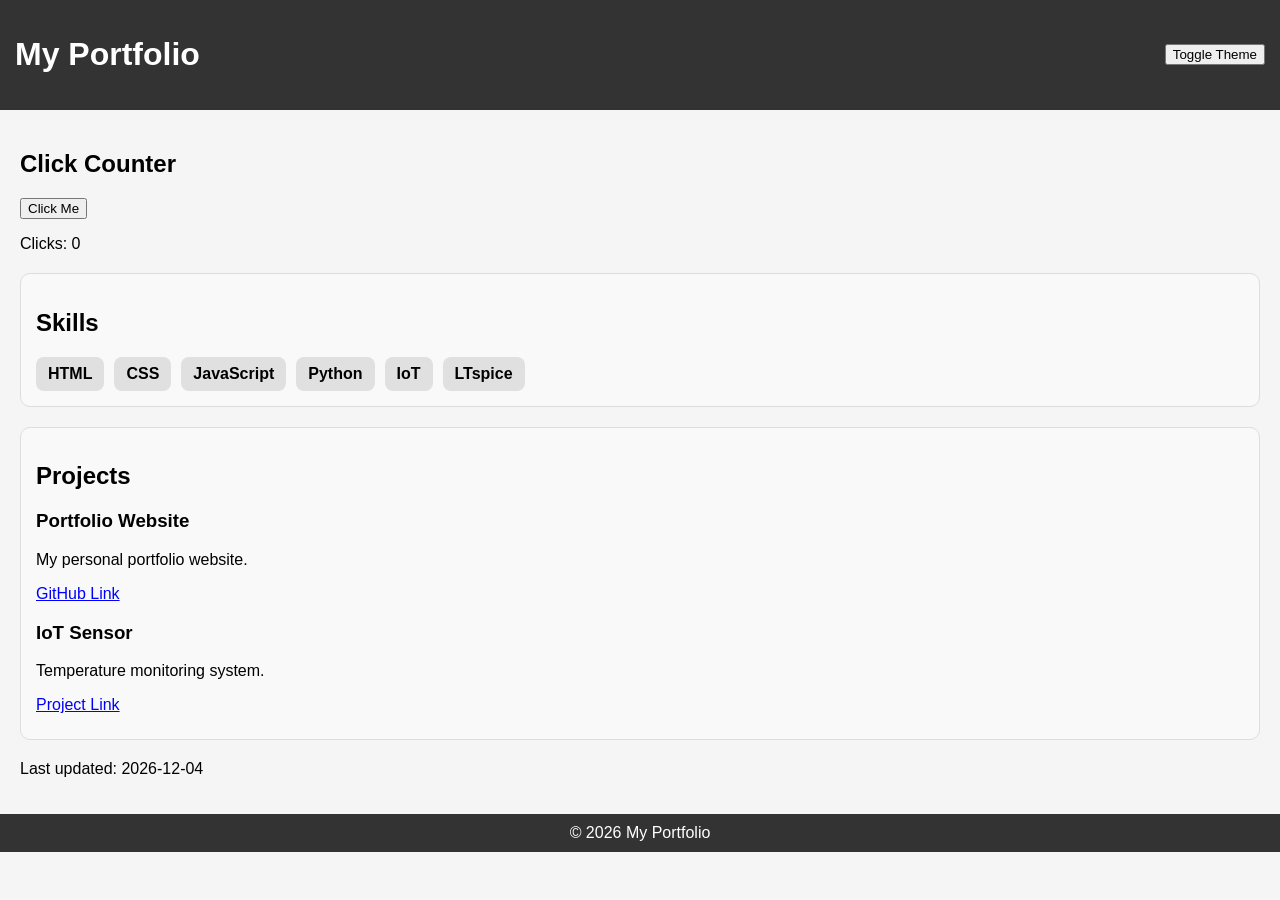
<file: Lecture-05/index.html>
<!DOCTYPE html>
<html lang="en">
<head>
    <meta charset="UTF-8">
    <title>Lecture 05 Portfolio</title>
    <link rel="stylesheet" href="style.css">
</head>
<body>
    <!-- Header -->
    <header>
        <h1>My Portfolio</h1>
        <button id="btnToggleTheme">Toggle Theme</button>
    </header>

    <!-- Main content -->
    <main>
        <!-- Click Counter -->
        <section>
            <h2>Click Counter</h2>
            <button id="clickBtn">Click Me</button>
            <p>Clicks: <span id="clickCount">0</span></p>
        </section>

        <!-- Skills -->
        <section class="card" id="skills">
            <h2>Skills</h2>
            <div class="skills-list">
                <div class="skill">HTML</div>
                <div class="skill">CSS</div>
                <div class="skill">JavaScript</div>
                <div class="skill">Python</div>
                <div class="skill">IoT</div>
                <div class="skill">LTspice</div>
            </div>
        </section>

        <!-- Projects -->
        <section class="card" id="projects">
            <h2>Projects</h2>
            <div class="project">
                <h3>Portfolio Website</h3>
                <p>My personal portfolio website.</p>
                <a href="#">GitHub Link</a>
            </div>
            <div class="project">
                <h3>IoT Sensor</h3>
                <p>Temperature monitoring system.</p>
                <a href="#">Project Link</a>
            </div>
        </section>

        <!-- Last Updated -->
        <p id="lastUpdated"></p>
    </main>

    <!-- Footer -->
    <footer>
        &copy; 2026 My Portfolio
    </footer>

    <!-- JS -->
    <script src="script.js"></script>
</body>
</html>
</file>
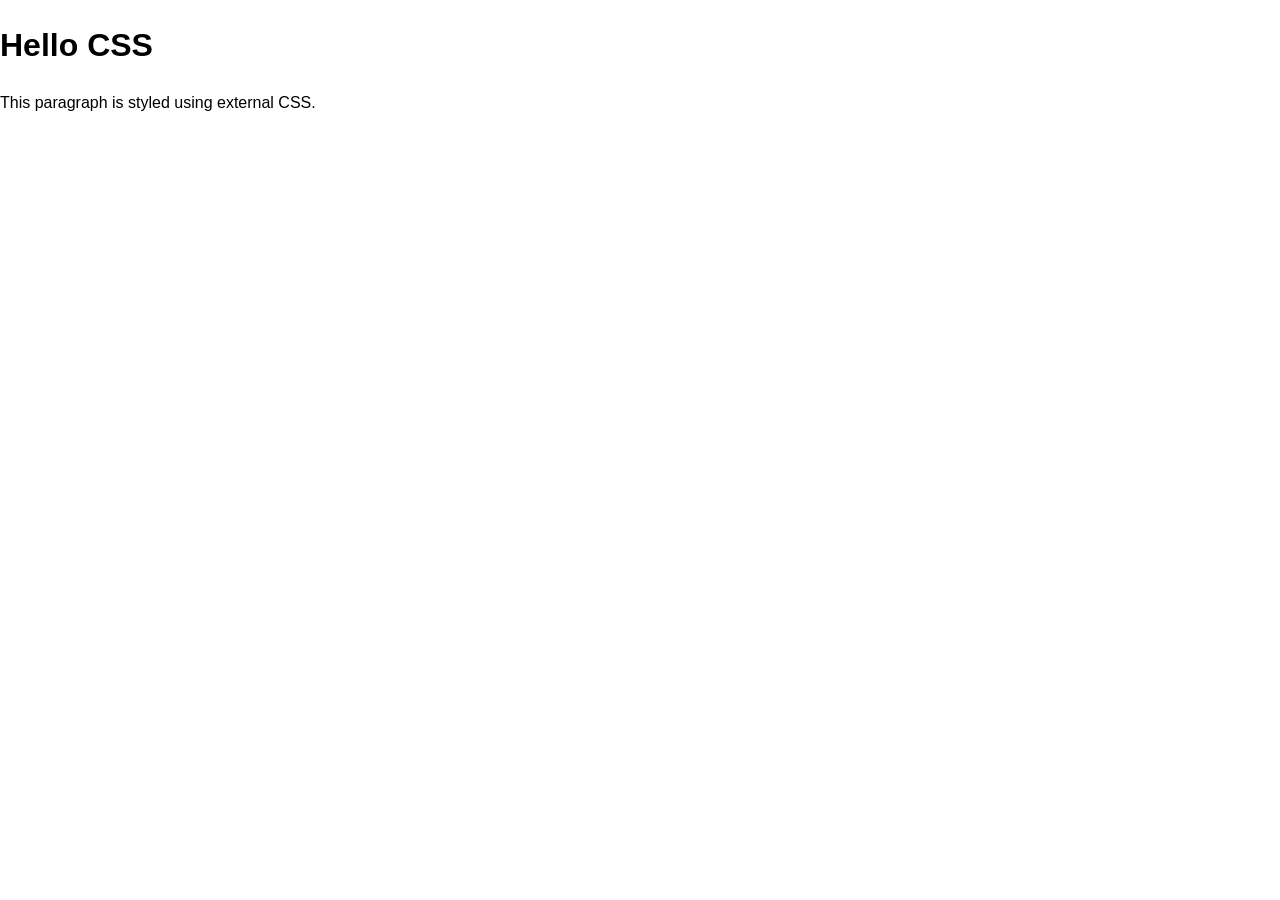
<file: demo.html>
<!DOCTYPE html>
<html>
<head>
  <meta charset="UTF-8">
  <title>CSS Intro Demo</title>
  <link rel="stylesheet" href="lecture.css">
</head>
<body>
  <h1>Hello CSS</h1>
  <p>This paragraph is styled using external CSS.</p>
</body>
</html>
</file>
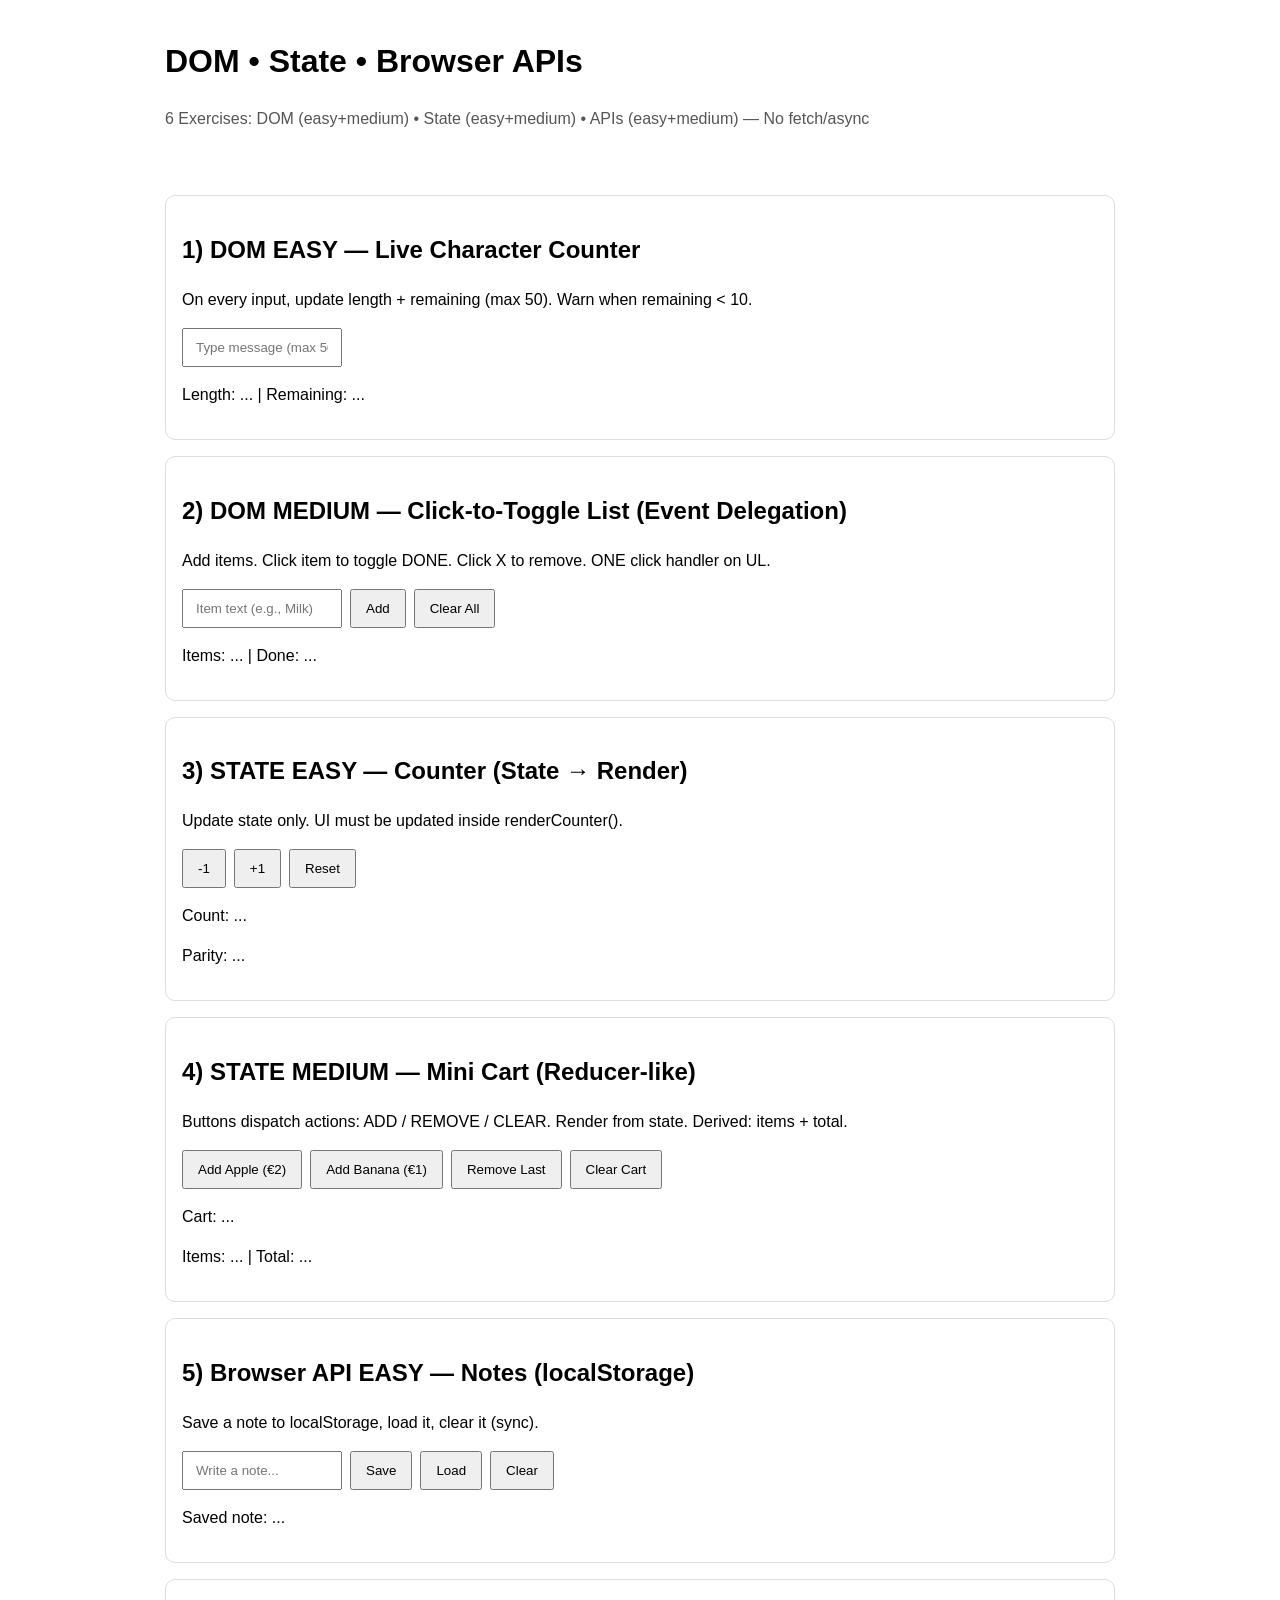
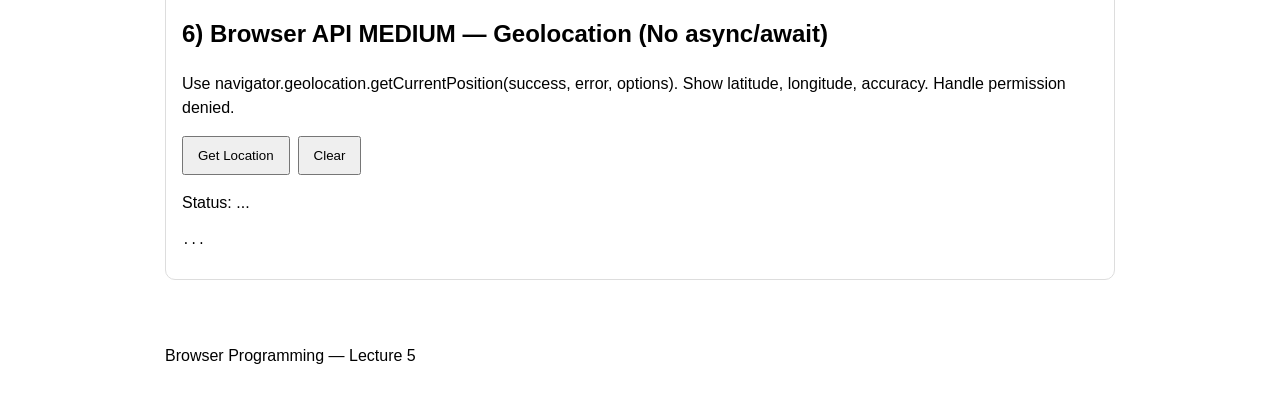
<file: exercises/exercise.html>
<!DOCTYPE html>
<html lang="en">
<head>
  <meta charset="UTF-8" />
  <meta name="viewport" content="width=device-width, initial-scale=1.0" />
  <title>L05 — DOM • State • Browser APIs (Teacher)</title>
  <link rel="stylesheet" href="exercise.css" />
</head>

<body>
  <header class="container">
    <h1>DOM • State • Browser APIs</h1>
    <p class="subtitle">6 Exercises: DOM (easy+medium) • State (easy+medium) • APIs (easy+medium) — No fetch/async</p>
  </header>

  <main class="container">

    <!-- 1) DOM EASY -->
    <section class="card">
      <h2>1) DOM EASY — Live Character Counter</h2>
      <p class="hint">On every input, update length + remaining (max 50). Warn when remaining &lt; 10.</p>
      <div class="row">
        <input id="msgInput" type="text" placeholder="Type message (max 50 chars)" />
      </div>
      <p id="msgStats">Length: ... | Remaining: ...</p>
    </section>

    <!-- 2) DOM MEDIUM -->
    <section class="card">
      <h2>2) DOM MEDIUM — Click-to-Toggle List (Event Delegation)</h2>
      <p class="hint">Add items. Click item to toggle DONE. Click X to remove. ONE click handler on UL.</p>
      <div class="row">
        <input id="itemInput" type="text" placeholder="Item text (e.g., Milk)" />
        <button id="btnAddItem">Add</button>
        <button id="btnClearItems">Clear All</button>
      </div>
      <ul id="itemList"></ul>
      <p id="listStats">Items: ... | Done: ...</p>
    </section>

    <!-- 3) STATE EASY -->
    <section class="card">
      <h2>3) STATE EASY — Counter (State → Render)</h2>
      <p class="hint">Update state only. UI must be updated inside renderCounter().</p>
      <div class="row">
        <button id="btnMinus">-1</button>
        <button id="btnPlus">+1</button>
        <button id="btnZero">Reset</button>
      </div>
      <p id="countOut">Count: ...</p>
      <p id="parityOut">Parity: ...</p>
    </section>

    <!-- 4) STATE MEDIUM -->
    <section class="card">
      <h2>4) STATE MEDIUM — Mini Cart (Reducer-like)</h2>
      <p class="hint">Buttons dispatch actions: ADD / REMOVE / CLEAR. Render from state. Derived: items + total.</p>
      <div class="row">
        <button id="btnAddApple">Add Apple (€2)</button>
        <button id="btnAddBanana">Add Banana (€1)</button>
        <button id="btnRemoveLast">Remove Last</button>
        <button id="btnCartClear">Clear Cart</button>
      </div>
      <p id="cartOut">Cart: ...</p>
      <p id="cartTotals">Items: ... | Total: ...</p>
    </section>

    <!-- 5) API EASY (localStorage) -->
    <section class="card">
      <h2>5) Browser API EASY — Notes (localStorage)</h2>
      <p class="hint">Save a note to localStorage, load it, clear it (sync).</p>
      <div class="row">
        <input id="noteInput" type="text" placeholder="Write a note..." />
        <button id="btnSaveNote">Save</button>
        <button id="btnLoadNote">Load</button>
        <button id="btnClearNote">Clear</button>
      </div>
      <p id="noteOut">Saved note: ...</p>
    </section>

    <!-- 6) API MEDIUM (Geolocation, callback) -->
    <section class="card">
      <h2>6) Browser API MEDIUM — Geolocation (No async/await)</h2>
      <p class="hint">
        Use navigator.geolocation.getCurrentPosition(success, error, options).
        Show latitude, longitude, accuracy. Handle permission denied.
      </p>
      <div class="row">
        <button id="btnGetLocation">Get Location</button>
        <button id="btnClearLocation">Clear</button>
      </div>
      <p id="geoStatus">Status: ...</p>
      <pre id="geoOut">...</pre>
    </section>

  </main>

  <footer class="container">
    <p>Browser Programming — Lecture 5</p>
  </footer>

  <script src="exercise.js"></script>
</body>
</html>
</file>
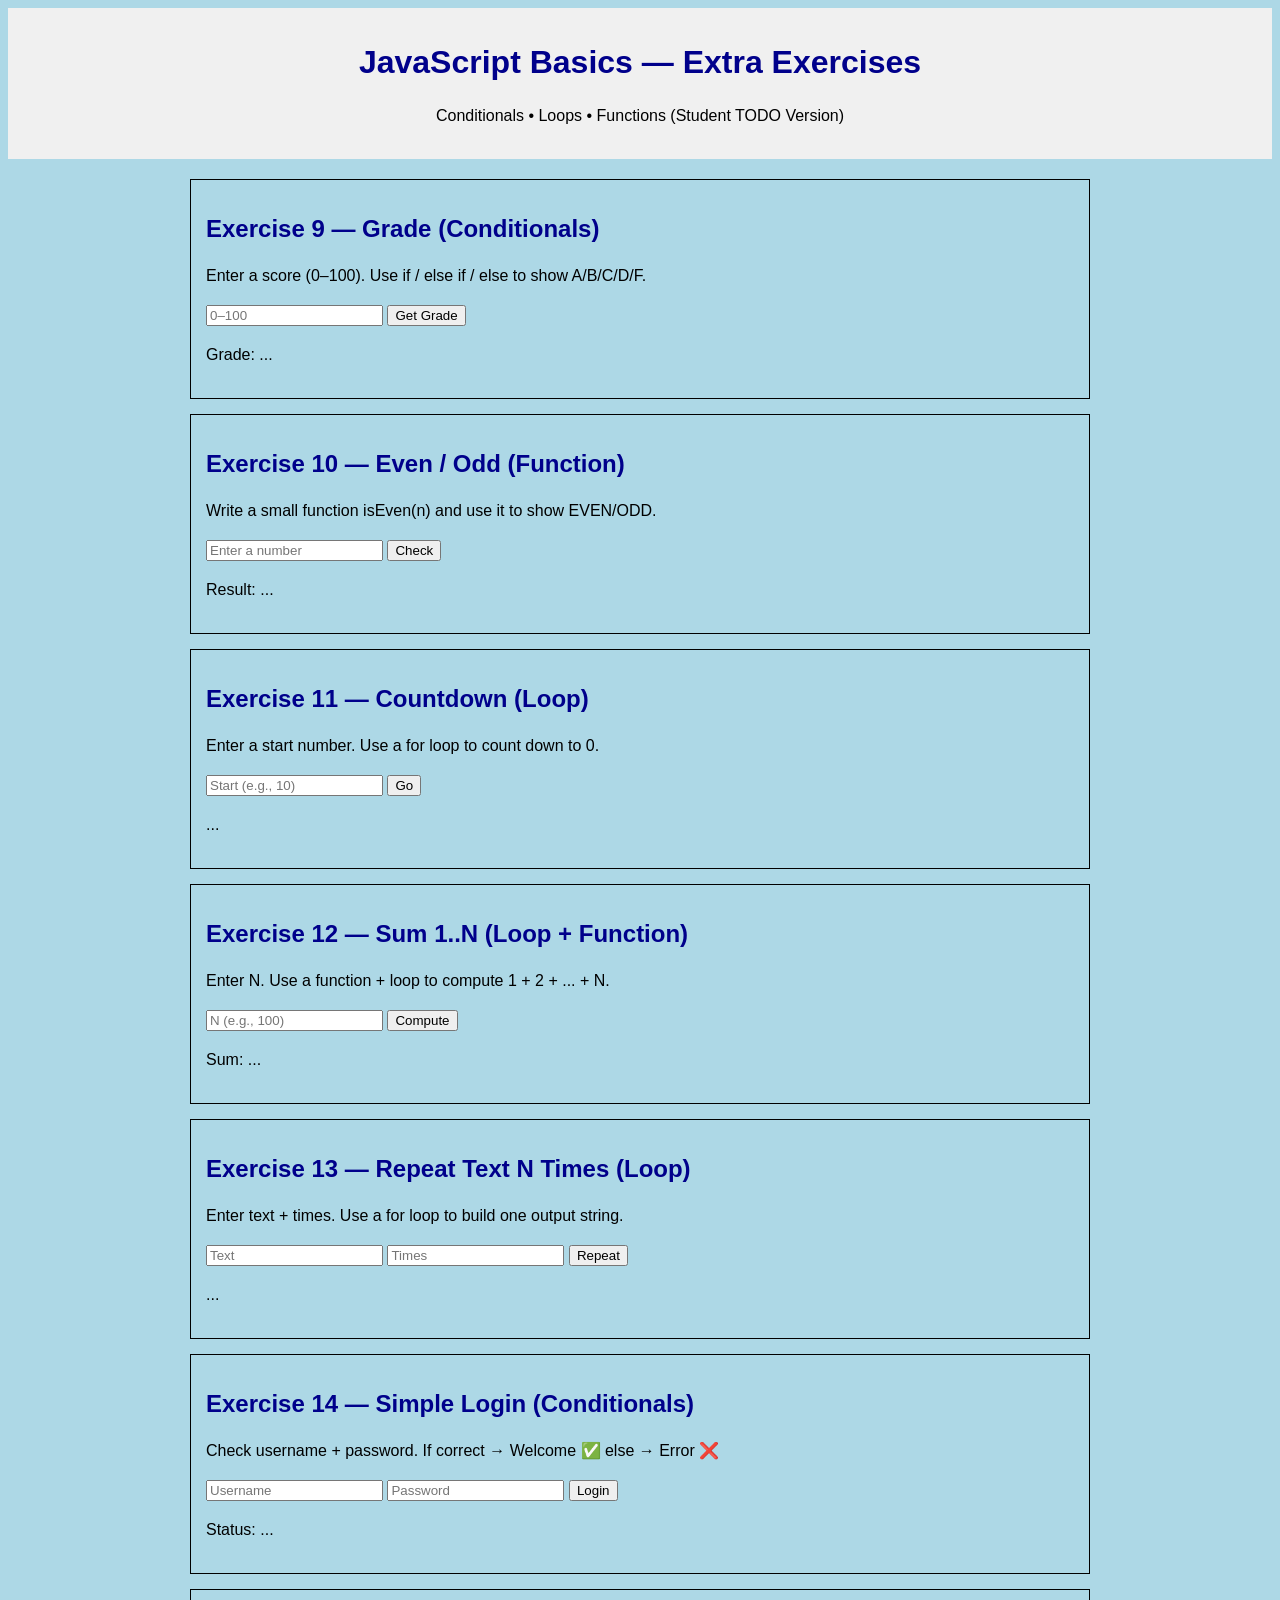
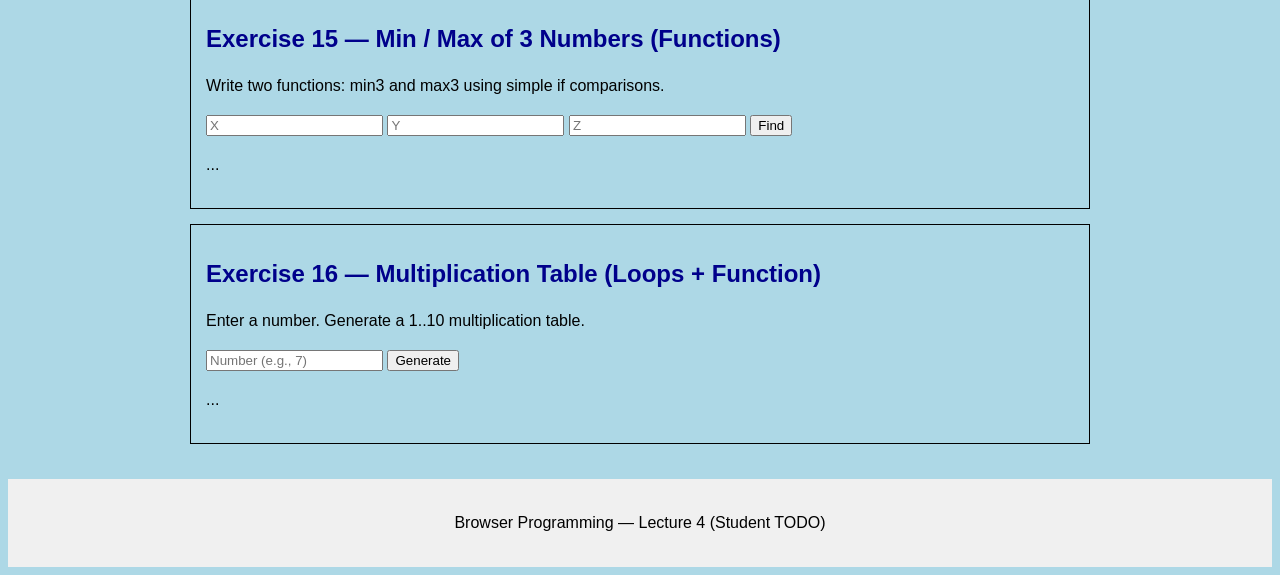
<file: L04-js-basics-in-class/exercise.html>
<!DOCTYPE html>
<html lang="en">
<head>
  <meta charset="UTF-8" />
  <meta name="viewport" content="width=device-width, initial-scale=1.0" />
  <title>L04 — JS Exercises (Student TODO)</title>
  <link rel="stylesheet" href="exercise.css" />
</head>

<body>
  <header class="container">
    <h1>JavaScript Basics — Extra Exercises</h1>
    <p class="subtitle">Conditionals • Loops • Functions (Student TODO Version)</p>
  </header>

  <main class="container">

    <!-- Exercise 9 — Grade -->
    <section class="card">
      <h2>Exercise 9 — Grade (Conditionals)</h2>
      <p class="hint">Enter a score (0–100). Use if / else if / else to show A/B/C/D/F.</p>
      <div class="row">
        <input id="scoreInput" type="number" placeholder="0–100" />
        <button id="btnGrade">Get Grade</button>
      </div>
      <p id="gradeOut">Grade: ...</p>
    </section>

    <!-- Exercise 10 — Even / Odd -->
    <section class="card">
      <h2>Exercise 10 — Even / Odd (Function)</h2>
      <p class="hint">Write a small function isEven(n) and use it to show EVEN/ODD.</p>
      <div class="row">
        <input id="numEvenOdd" type="number" placeholder="Enter a number" />
        <button id="btnEvenOdd">Check</button>
      </div>
      <p id="evenOddOut">Result: ...</p>
    </section>

    <!-- Exercise 11 — Countdown -->
    <section class="card">
      <h2>Exercise 11 — Countdown (Loop)</h2>
      <p class="hint">Enter a start number. Use a for loop to count down to 0.</p>
      <div class="row">
        <input id="countdownInput" type="number" placeholder="Start (e.g., 10)" />
        <button id="btnCountdown">Go</button>
      </div>
      <p id="countdownOut">...</p>
    </section>

    <!-- Exercise 12 — Sum 1..N -->
    <section class="card">
      <h2>Exercise 12 — Sum 1..N (Loop + Function)</h2>
      <p class="hint">Enter N. Use a function + loop to compute 1 + 2 + ... + N.</p>
      <div class="row">
        <input id="nSumInput" type="number" placeholder="N (e.g., 100)" />
        <button id="btnSumN">Compute</button>
      </div>
      <p id="sumNOut">Sum: ...</p>
    </section>

    <!-- Exercise 13 — Repeat Text N Times -->
    <section class="card">
      <h2>Exercise 13 — Repeat Text N Times (Loop)</h2>
      <p class="hint">Enter text + times. Use a for loop to build one output string.</p>
      <div class="row">
        <input id="repeatText" type="text" placeholder="Text" />
        <input id="repeatCount" type="number" placeholder="Times" />
        <button id="btnRepeat">Repeat</button>
      </div>
      <p id="repeatOut">...</p>
    </section>

    <!-- Exercise 14 — Simple Login -->
    <section class="card">
      <h2>Exercise 14 — Simple Login (Conditionals)</h2>
      <p class="hint">Check username + password. If correct → Welcome ✅ else → Error ❌</p>
      <div class="row">
        <input id="loginUser" type="text" placeholder="Username" />
        <input id="loginPass" type="password" placeholder="Password" />
        <button id="btnLogin">Login</button>
      </div>
      <p id="loginOut">Status: ...</p>
    </section>

    <!-- Exercise 15 — Min / Max of 3 Numbers -->
    <section class="card">
      <h2>Exercise 15 — Min / Max of 3 Numbers (Functions)</h2>
      <p class="hint">Write two functions: min3 and max3 using simple if comparisons.</p>
      <div class="row">
        <input id="x" type="number" placeholder="X" />
        <input id="y" type="number" placeholder="Y" />
        <input id="z" type="number" placeholder="Z" />
        <button id="btnMinMax">Find</button>
      </div>
      <p id="minMaxOut">...</p>
    </section>

    <!-- Exercise 16 — Multiplication Table -->
    <section class="card">
      <h2>Exercise 16 — Multiplication Table (Loops + Function)</h2>
      <p class="hint">Enter a number. Generate a 1..10 multiplication table.</p>
      <div class="row">
        <input id="tableN" type="number" placeholder="Number (e.g., 7)" />
        <button id="btnTable">Generate</button>
      </div>
      <p id="tableOut">...</p>
    </section>

  </main>

  <footer class="container">
    <p>Browser Programming — Lecture 4 (Student TODO)</p>
  </footer>

  <script src="exercise.js"></script>
</body>
</html>
</file>
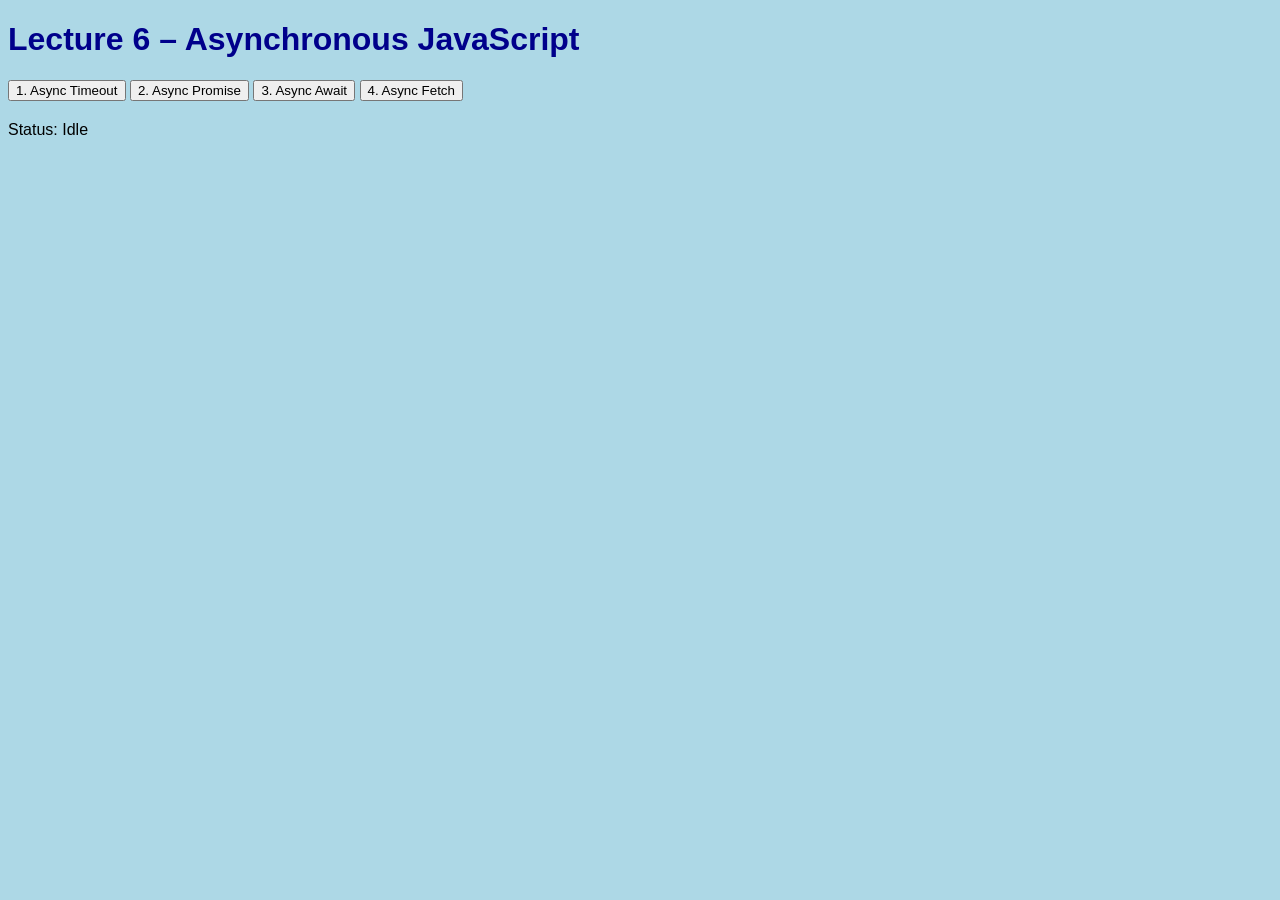
<file: Lecture 6 (Async JavaScript)/exercise.html>
<!DOCTYPE html>
<html lang="en">
<head>
    <meta charset="UTF-8">
    <title>Lecture 6 – Async Basics</title>
    <link rel="stylesheet" href="exercise.css">
</head>
<body>

<h1>Lecture 6 – Asynchronous JavaScript</h1>

<button id="btnTimeout"> 1. Async Timeout</button>
<button id="btnPromise"> 2. Async Promise</button>
<button id="btnAwait"> 3. Async Await</button>
<button id="btnFetch"> 4. Async Fetch</button>

<p id="status">Status: Idle</p>
<pre id="output"></pre>

<script src="exercise.js"></script>
</body>
</html>
</file>
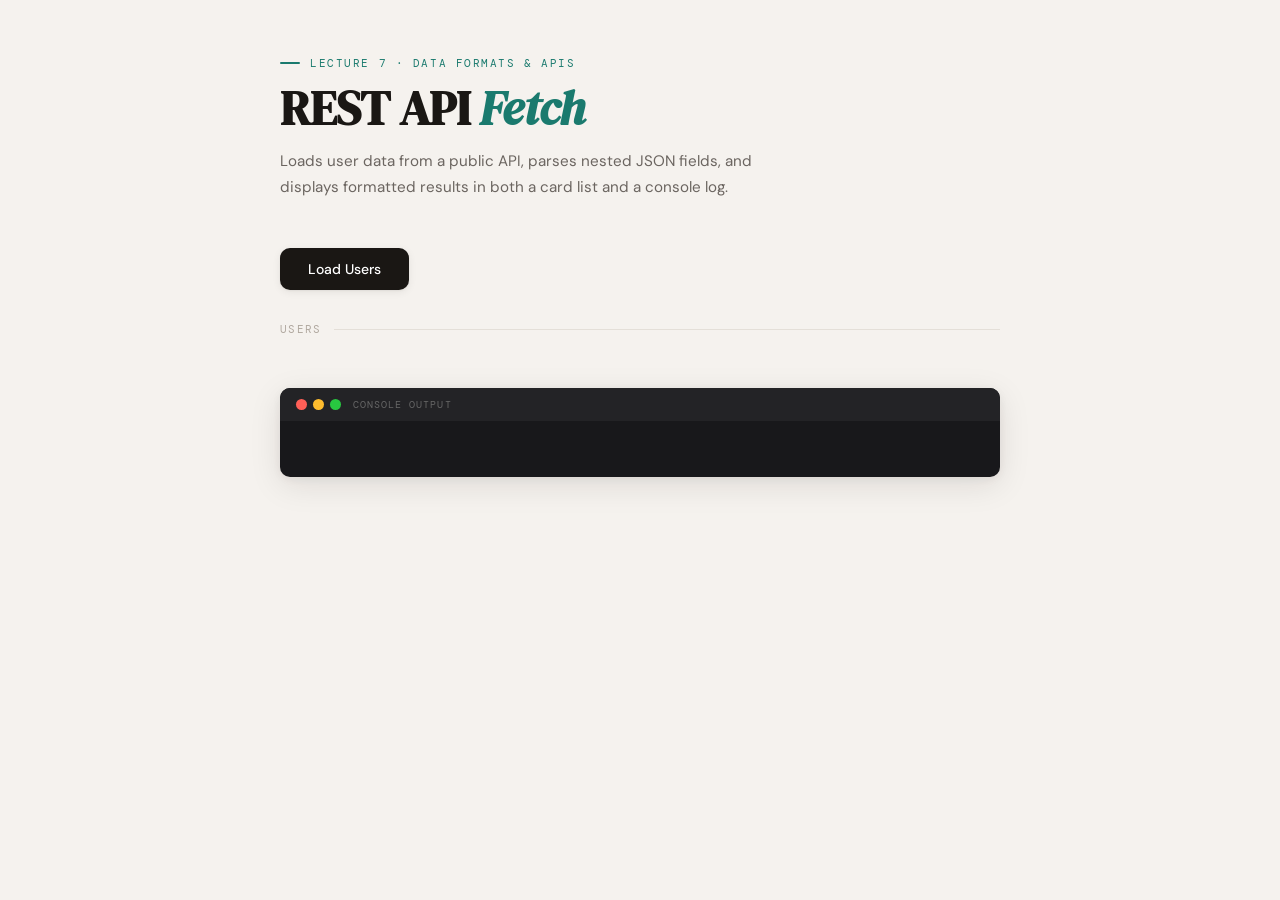
<file: week/week-1/files/exercise.html>
<!DOCTYPE html>
<html lang="en">
<head>
  <meta charset="UTF-8">
  <meta name="viewport" content="width=device-width, initial-scale=1.0">
  <title>Lecture 7 — REST API Fetch</title>
  <link rel="stylesheet" href="exercise.css">
</head>
<body>
  <div class="container">

    <!-- Header -->
    <header class="header">
      <p class="eyebrow">Lecture 7 · Data Formats &amp; APIs</p>
      <h1>REST API <em>Fetch</em></h1>
      <p class="desc">
        Loads user data from a public API, parses nested JSON fields,
        and displays formatted results in both a card list and a console log.
      </p>
    </header>

    <!-- Button -->
    <div class="btn-row">
      <button id="btnLoadUsers">
        <span class="btn-spinner"></span>
        <span class="btn-label">Load Users</span>
      </button>
    </div>

    <!-- Part E: Card list -->
    <p class="section-label">users</p>
    <ul id="userList"></ul>

    <!-- Console-style log -->
    <div class="console-wrap">
      <div class="console-bar">
        <span class="dot r"></span>
        <span class="dot y"></span>
        <span class="dot g"></span>
        <span class="label">console output</span>
      </div>
      <pre id="output"></pre>
    </div>

  </div>
  <script src="exercise.js"></script>
</body>
</html>
</file>
<file: Lecture-05/style.css>
/* Reset */
body {
    margin: 0;
    font-family: Arial, sans-serif;
    background-color: #f5f5f5;
}

/* Header */
header {
    background-color: #333;
    color: white;
    padding: 15px;
    display: flex;
    justify-content: space-between;
    align-items: center;
}

/* Navigation - not used now but placeholder */
nav ul {
    list-style: none;
    margin: 0;
    padding: 10px;
    display: flex;
    gap: 15px;
}

/* Main content */
main {
    padding: 20px;
}

/* Sections */
section {
    margin-bottom: 20px;
}

/* Cards (Skills & Projects) */
.card {
    border: 1px solid #ddd;
    padding: 15px;
    border-radius: 10px;
    background-color: #f9f9f9;
}

/* Skills */
.skills-list {
    display: flex;
    flex-wrap: wrap;
    gap: 10px;
}

.skill {
    background-color: #e0e0e0;
    padding: 8px 12px;
    border-radius: 8px;
    font-weight: bold;
}

/* Projects */
.project {
    margin-bottom: 10px;
}

.project a {
    color: blue;
}

/* Footer */
footer {
    background-color: #333;
    color: white;
    text-align: center;
    padding: 10px;
}

/* Dark Theme */
body.dark {
    background-color: #121212;
    color: #f0f0f0;
}

body.dark header,
body.dark footer {
    background-color: #1e1e1e;
}

body.dark .card {
    background-color: #1e1e1e;
    border-color: #444;
}

body.dark .skill {
    background-color: #333;
}
</file>
<file: lecture.css>
/* Basic, readable styling (not a redesign) */

* {
  box-sizing: border-box;
}

body {
  font-family: Arial, sans-serif;
  margin: 0;
  line-height: 1.5;
}

.container {
  width: min(900px, 92%);
  margin: 0 auto;
  padding: 16px 0;
}

.subtitle {
  margin-top: 4px;
  color: #555;
}

.card {
  border: 1px solid #ddd;
  border-radius: 10px;
  padding: 16px;
  margin: 16px 0;
}

button {
  padding: 10px 14px;
  cursor: pointer;
  margin-right: 8px;
}

#output, #counterValue {
  margin-top: 10px;
  font-size: 18px;
}
</file>
<file: exercises/exercise.css>
/* Minimal styling for readability (not a redesign) */
* { box-sizing: border-box; }

body {
  font-family: Arial, sans-serif;
  margin: 0;
  line-height: 1.5;
}

.container {
  width: min(950px, 92%);
  margin: 0 auto;
  padding: 16px 0;
}

.subtitle { margin-top: 4px; color: #555; }

.card {
  border: 1px solid #ddd;
  border-radius: 10px;
  padding: 16px;
  margin: 16px 0;
}

.row {
  display: flex;
  gap: 8px;
  flex-wrap: wrap;
  align-items: center;
}

button {
  padding: 10px 14px;
  cursor: pointer;
}

input {
  padding: 10px 12px;
  width: 160px;
}
</file>
<file: L04-js-basics-in-class/exercise.css>
body {
    font-family: Arial;
    background-color: lightblue;
}
/* 1. Element selector */
body {
    background-color: lightblue;
}

/* 2. Group selector */
h1, h2 {
    color: darkblue;
}

/* 3. Descendant selector */
nav a {
    text-decoration: none;
    color: black;
}

/* 4. Class selector */
.card {
    border: 1px solid black;
    padding: 10px;
}

/* 5. ID selector */
#works {
    background-color: lightgray;
}

/* 6. Pseudo-class */
a:hover {
    color: red;
}
/* 1. Set readable font for whole page */
body {
    font-family: Arial, sans-serif;
}

/* 2. Improve readability with line height */
p {
    line-height: 1.6;
}

/* 3. Different font sizes for headings */
h1 {
    font-size: 32px;
}

h2 {
    font-size: 24px;
}
/* 1. Padding inside main content */
main {
    padding: 20px;
}

/* 2. Space between sections (outside spacing) */
section {
    margin-bottom: 20px;
}

/* 3. Use both margin and padding together */
.card {
    padding: 15px;      /* space inside */
    margin-bottom: 15px; /* space outside */
    border: 1px solid black;
}
/* Header styling */
header {
    background-color: #f0f0f0; /* subtle light gray */
    padding: 15px;
}

/* Footer styling */
footer {
    background-color: #f0f0f0;
    padding: 15px;
}
header, footer {
    text-align: center;
}
/* Remove bullets and horizontal layout */
nav ul {
    list-style: none;       /* no bullets */
    padding: 0;             /* remove default padding */
    margin: 0;              /* remove default margin */
    display: flex;          /* horizontal layout */
    gap: 15px;              /* space between items */
}

/* Remove underline from links */
nav a {
    text-decoration: none;
    color: black;           /* optional, make links readable */
}

/* Optional: hover effect */
nav a:hover {
    color: blue;
}
img {
    max-width: 100%; /* never overflow parent container */
    height: auto;    /* maintain aspect ratio */
}
main {
    max-width: 900px;    /* limit width for readability */
    margin: 0 auto;      /* center content horizontally */
    padding: 20px;       /* keep internal spacing */
}
body.dark-mode {
    background-color: #222;
    color: white;
}
body.dark-mode {
    background-color: #222;
    color: white;
}
</file>
<file: Lecture 6 (Async JavaScript)/exercise.css>
body {
    font-family: Arial;
    background-color: lightblue;
}
/* 1. Element selector */
body {
    background-color: lightblue;
}

/* 2. Group selector */
h1, h2 {
    color: darkblue;
}

/* 3. Descendant selector */
nav a {
    text-decoration: none;
    color: black;
}

/* 4. Class selector */
.card {
    border: 1px solid black;
    padding: 10px;
}

/* 5. ID selector */
#works {
    background-color: lightgray;
}

/* 6. Pseudo-class */
a:hover {
    color: red;
}
/* 1. Set readable font for whole page */
body {
    font-family: Arial, sans-serif;
}

/* 2. Improve readability with line height */
p {
    line-height: 1.6;
}

/* 3. Different font sizes for headings */
h1 {
    font-size: 32px;
}

h2 {
    font-size: 24px;
}
/* 1. Padding inside main content */
main {
    padding: 20px;
}

/* 2. Space between sections (outside spacing) */
section {
    margin-bottom: 20px;
}

/* 3. Use both margin and padding together */
.card {
    padding: 15px;      /* space inside */
    margin-bottom: 15px; /* space outside */
    border: 1px solid black;
}
/* Header styling */
header {
    background-color: #f0f0f0; /* subtle light gray */
    padding: 15px;
}

/* Footer styling */
footer {
    background-color: #f0f0f0;
    padding: 15px;
}
header, footer {
    text-align: center;
}
/* Remove bullets and horizontal layout */
nav ul {
    list-style: none;       /* no bullets */
    padding: 0;             /* remove default padding */
    margin: 0;              /* remove default margin */
    display: flex;          /* horizontal layout */
    gap: 15px;              /* space between items */
}

/* Remove underline from links */
nav a {
    text-decoration: none;
    color: black;           /* optional, make links readable */
}

/* Optional: hover effect */
nav a:hover {
    color: blue;
}
img {
    max-width: 100%; /* never overflow parent container */
    height: auto;    /* maintain aspect ratio */
}
main {
    max-width: 900px;    /* limit width for readability */
    margin: 0 auto;      /* center content horizontally */
    padding: 20px;       /* keep internal spacing */
}
body.dark-mode {
    background-color: #222;
    color: white;
}
body.dark-mode {
    background-color: #222;
    color: white;
}
</file>
<file: week/week-1/files/exercise.css>
@import url('https://fonts.googleapis.com/css2?family=DM+Serif+Display:ital@0;1&family=DM+Mono:wght@400;500&family=DM+Sans:wght@300;400;500&display=swap');

*, *::before, *::after { box-sizing: border-box; margin: 0; padding: 0; }

:root {
  --bg:         #f5f2ee;
  --surface:    #ffffff;
  --border:     #e4dfd8;
  --ink:        #1a1714;
  --ink2:       #6b6560;
  --ink3:       #b0a89f;
  --teal:       #1a7a6e;
  --teal-light: #e8f4f2;
  --radius:     10px;
  --shadow:     0 2px 8px rgba(26,23,20,0.07), 0 1px 2px rgba(26,23,20,0.05);
  --shadow-lg:  0 8px 32px rgba(26,23,20,0.10), 0 2px 8px rgba(26,23,20,0.06);
}

body {
  background: var(--bg);
  color: var(--ink);
  font-family: 'DM Sans', sans-serif;
  min-height: 100vh;
  padding: 56px 24px 80px;
}

.container {
  max-width: 720px;
  margin: 0 auto;
}

/* ── Header ──────────────────────────────────────────── */
.header { margin-bottom: 48px; }

.eyebrow {
  font-family: 'DM Mono', monospace;
  font-size: 0.7rem;
  letter-spacing: 0.14em;
  text-transform: uppercase;
  color: var(--teal);
  margin-bottom: 12px;
  display: flex;
  align-items: center;
  gap: 10px;
}

.eyebrow::before {
  content: '';
  width: 20px; height: 2px;
  background: var(--teal);
  border-radius: 2px;
}

h1 {
  font-family: 'DM Serif Display', serif;
  font-size: clamp(2rem, 5vw, 3rem);
  line-height: 1.1;
  letter-spacing: -0.01em;
  margin-bottom: 14px;
}

h1 em { font-style: italic; color: var(--teal); }

.desc {
  font-size: 0.95rem;
  color: var(--ink2);
  line-height: 1.7;
  max-width: 480px;
}

/* ── Button ──────────────────────────────────────────── */
.btn-row { margin: 32px 0; }

#btnLoadUsers {
  font-family: 'DM Sans', sans-serif;
  font-size: 0.875rem;
  font-weight: 500;
  background: var(--ink);
  color: #fff;
  border: none;
  border-radius: var(--radius);
  padding: 12px 28px;
  cursor: pointer;
  display: inline-flex;
  align-items: center;
  gap: 10px;
  transition: background 0.2s, transform 0.15s, box-shadow 0.2s;
  box-shadow: var(--shadow);
}

#btnLoadUsers:hover:not(:disabled) {
  background: var(--teal);
  transform: translateY(-1px);
  box-shadow: var(--shadow-lg);
}

#btnLoadUsers:active:not(:disabled) { transform: translateY(0); }

#btnLoadUsers:disabled {
  background: var(--border);
  color: var(--ink3);
  cursor: wait;
  box-shadow: none;
}

.btn-spinner {
  width: 14px; height: 14px;
  border: 2px solid currentColor;
  border-top-color: transparent;
  border-radius: 50%;
  display: none;
  animation: spin 0.7s linear infinite;
}

#btnLoadUsers.loading .btn-spinner { display: block; }

@keyframes spin { to { transform: rotate(360deg); } }

/* ── Section label ───────────────────────────────────── */
.section-label {
  display: flex;
  align-items: center;
  gap: 12px;
  font-family: 'DM Mono', monospace;
  font-size: 0.68rem;
  letter-spacing: 0.12em;
  text-transform: uppercase;
  color: var(--ink3);
  margin-bottom: 16px;
}

.section-label::after {
  content: '';
  flex: 1;
  height: 1px;
  background: var(--border);
}

/* ── User cards ──────────────────────────────────────── */
#userList {
  list-style: none;
  display: flex;
  flex-direction: column;
  gap: 10px;
  margin-bottom: 36px;
}

#userList li {
  background: var(--surface);
  border: 1px solid var(--border);
  border-radius: var(--radius);
  padding: 18px 22px;
  display: grid;
  grid-template-columns: 1fr 1fr auto;
  align-items: center;
  gap: 16px;
  box-shadow: var(--shadow);
  opacity: 0;
  transform: translateY(10px);
  animation: slideUp 0.45s cubic-bezier(0.22, 1, 0.36, 1) forwards;
  transition: box-shadow 0.2s, border-color 0.2s;
}

#userList li:hover {
  box-shadow: var(--shadow-lg);
  border-color: #ccc7c0;
}

.user-name {
  font-family: 'DM Serif Display', serif;
  font-size: 1rem;
  color: var(--ink);
  white-space: nowrap;
  overflow: hidden;
  text-overflow: ellipsis;
}

.user-email {
  font-family: 'DM Mono', monospace;
  font-size: 0.72rem;
  color: var(--ink2);
  white-space: nowrap;
  overflow: hidden;
  text-overflow: ellipsis;
}

.user-city {
  font-size: 0.72rem;
  font-weight: 500;
  background: var(--teal-light);
  color: var(--teal);
  padding: 4px 12px;
  border-radius: 20px;
  white-space: nowrap;
}

@keyframes slideUp {
  to { opacity: 1; transform: translateY(0); }
}

/* ── Console ─────────────────────────────────────────── */
.console-wrap {
  background: #18181b;
  border-radius: var(--radius);
  overflow: hidden;
  box-shadow: var(--shadow-lg);
}

.console-bar {
  background: #232326;
  padding: 10px 16px;
  display: flex;
  align-items: center;
  gap: 6px;
}

.console-bar .label {
  font-family: 'DM Mono', monospace;
  font-size: 0.65rem;
  color: #666;
  letter-spacing: 0.1em;
  text-transform: uppercase;
  margin-left: 6px;
}

.dot { width: 11px; height: 11px; border-radius: 50%; }
.dot.r { background: #ff5f57; }
.dot.y { background: #febc2e; }
.dot.g { background: #28c840; }

pre#output {
  background: transparent;
  padding: 18px 24px;
  font-family: 'DM Mono', monospace;
  font-size: 0.78rem;
  line-height: 2;
  color: #888;
  white-space: pre-wrap;
  min-height: 56px;
}

.log-line { display: block; color: #999; }
.log-line::before { content: '› '; color: #444; }
.error-line { display: block; color: #f87171; }
.error-line::before { content: '✕ '; }

/* ── Responsive ──────────────────────────────────────── */
@media (max-width: 560px) {
  #userList li { grid-template-columns: 1fr; gap: 8px; }
  .user-city { width: fit-content; }
}
</file>
